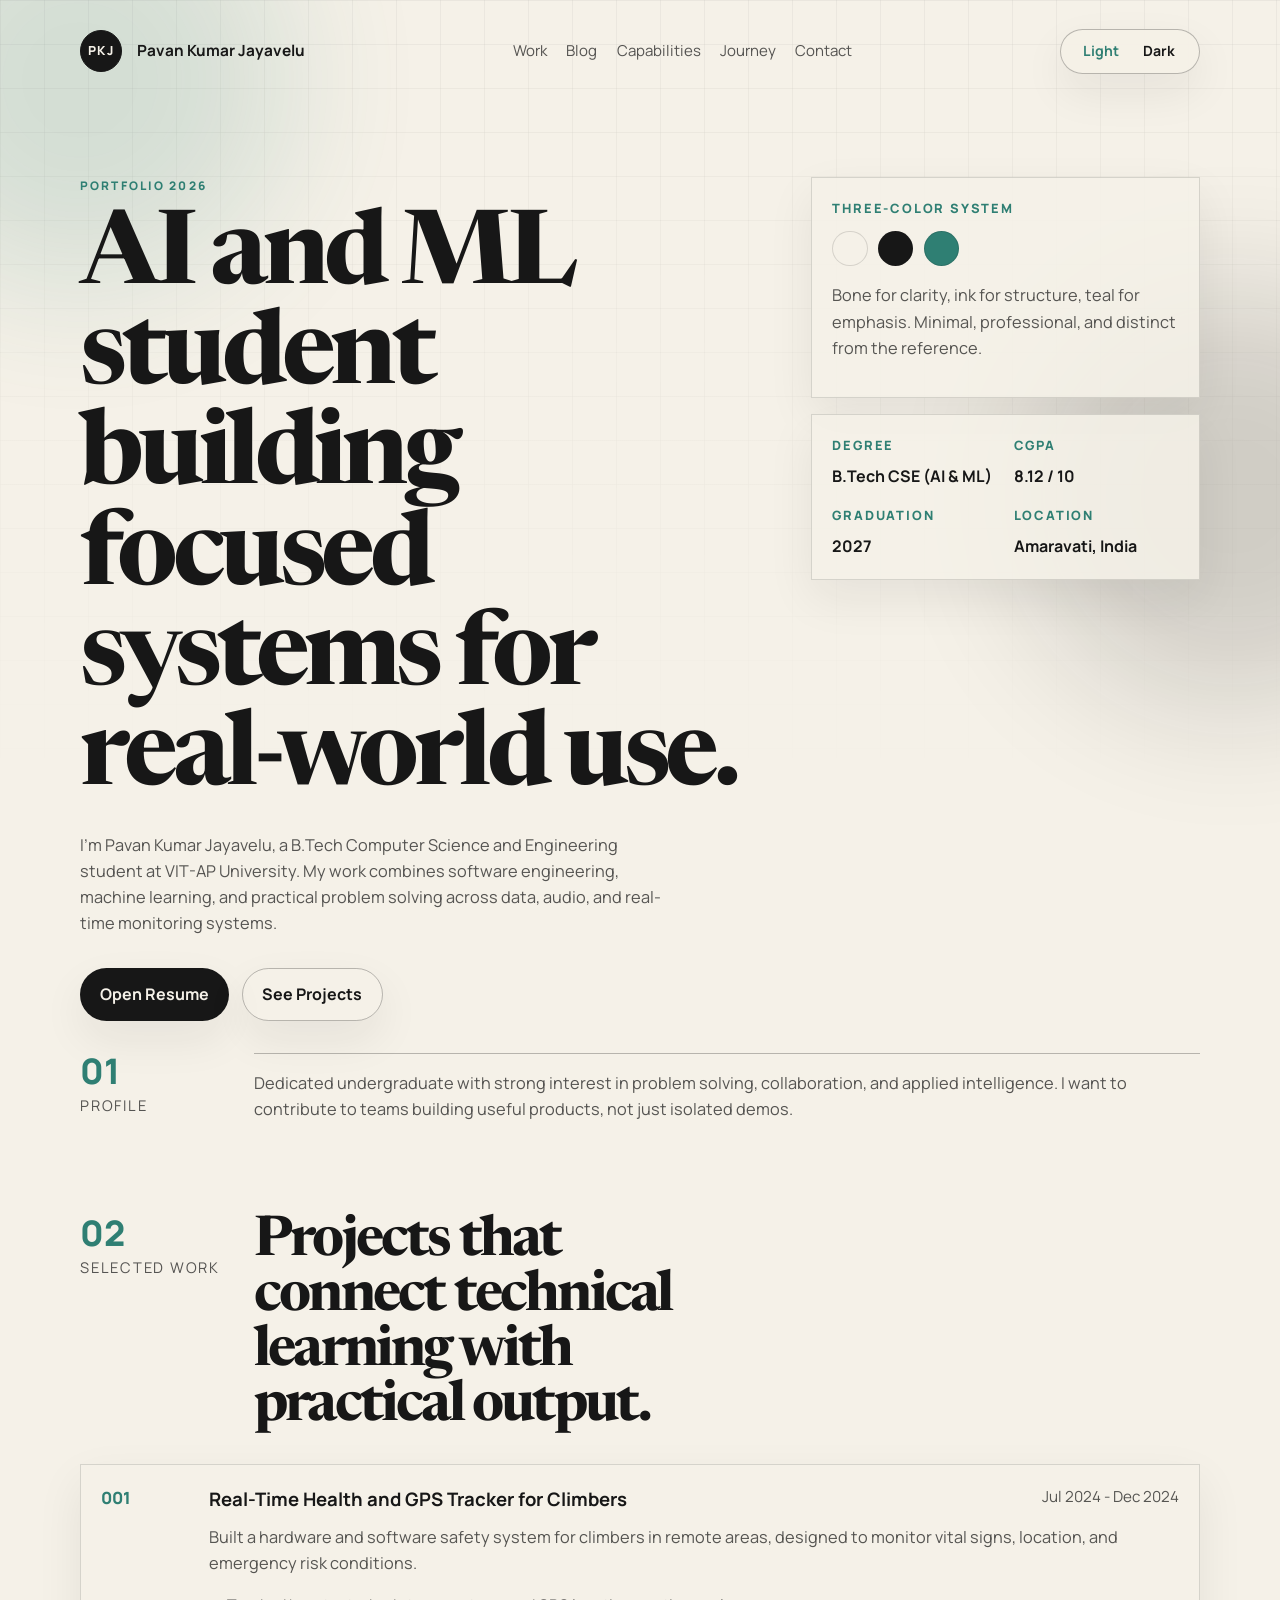
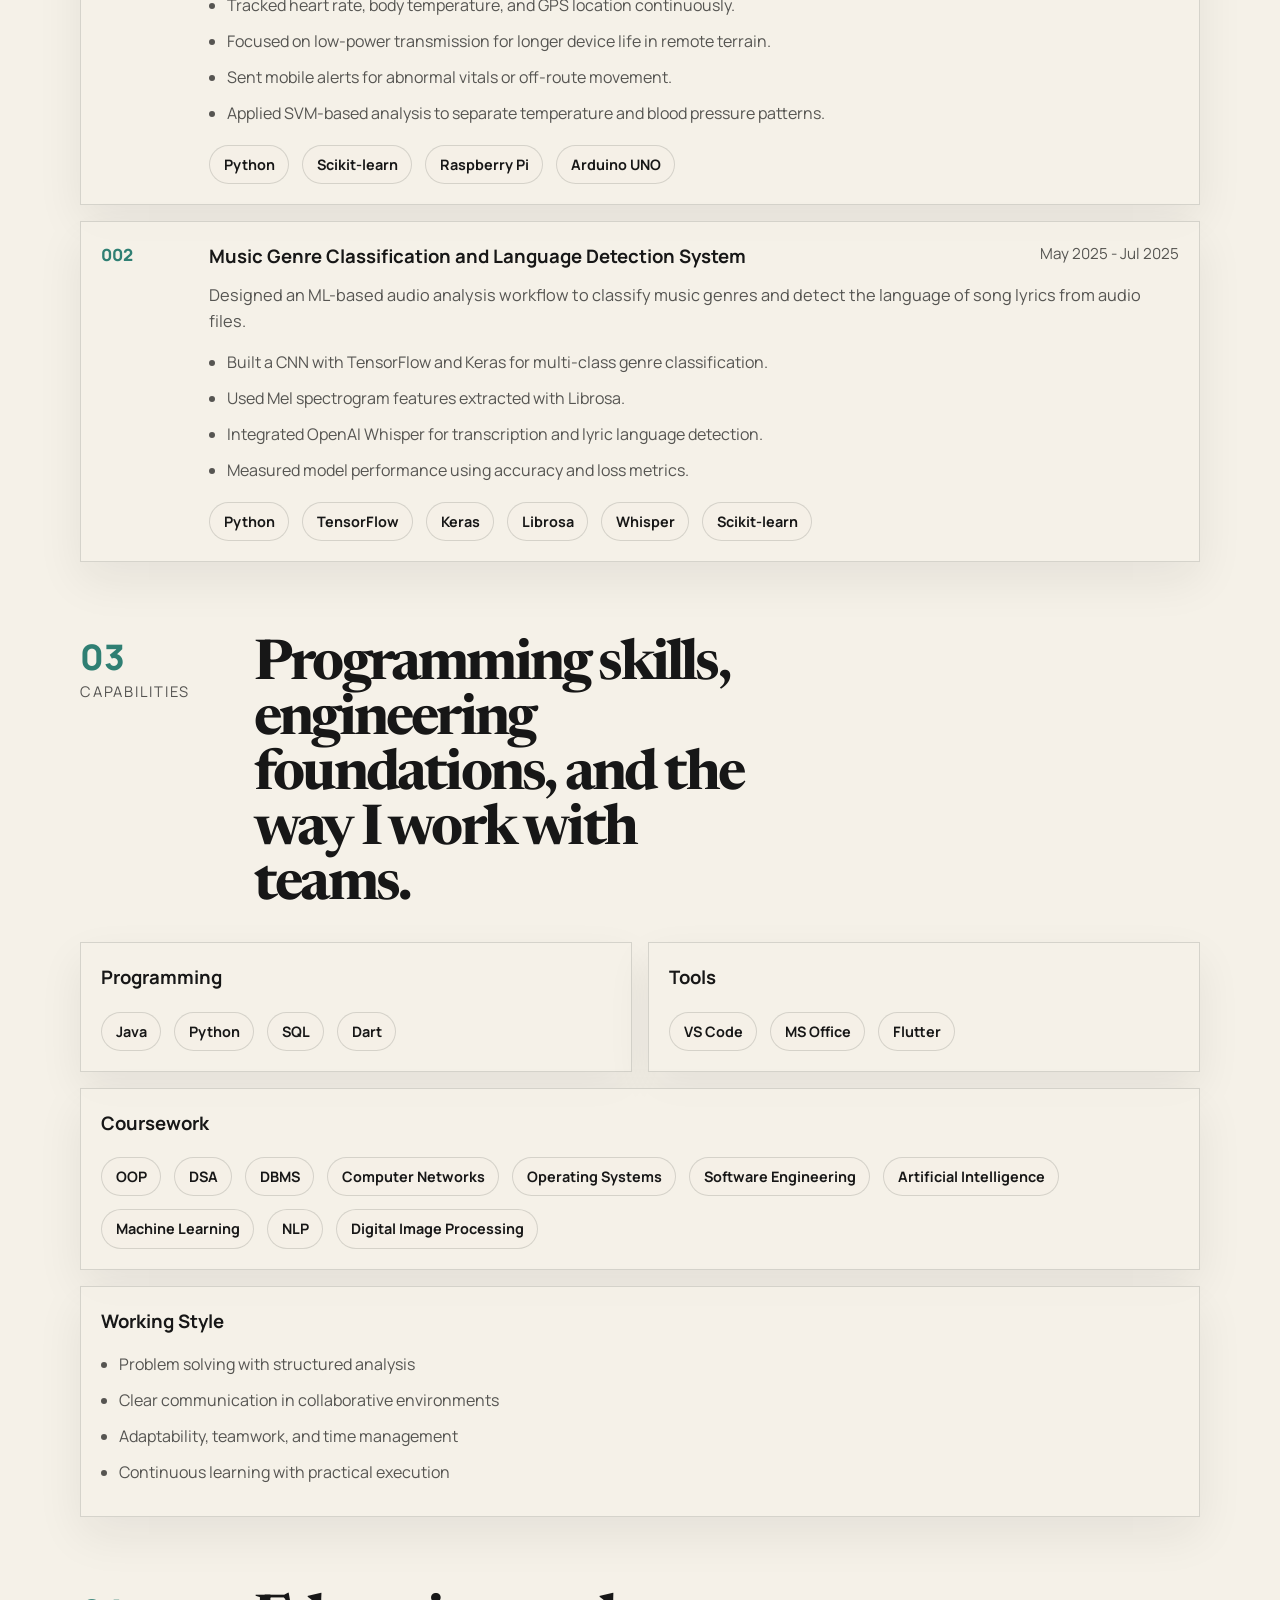
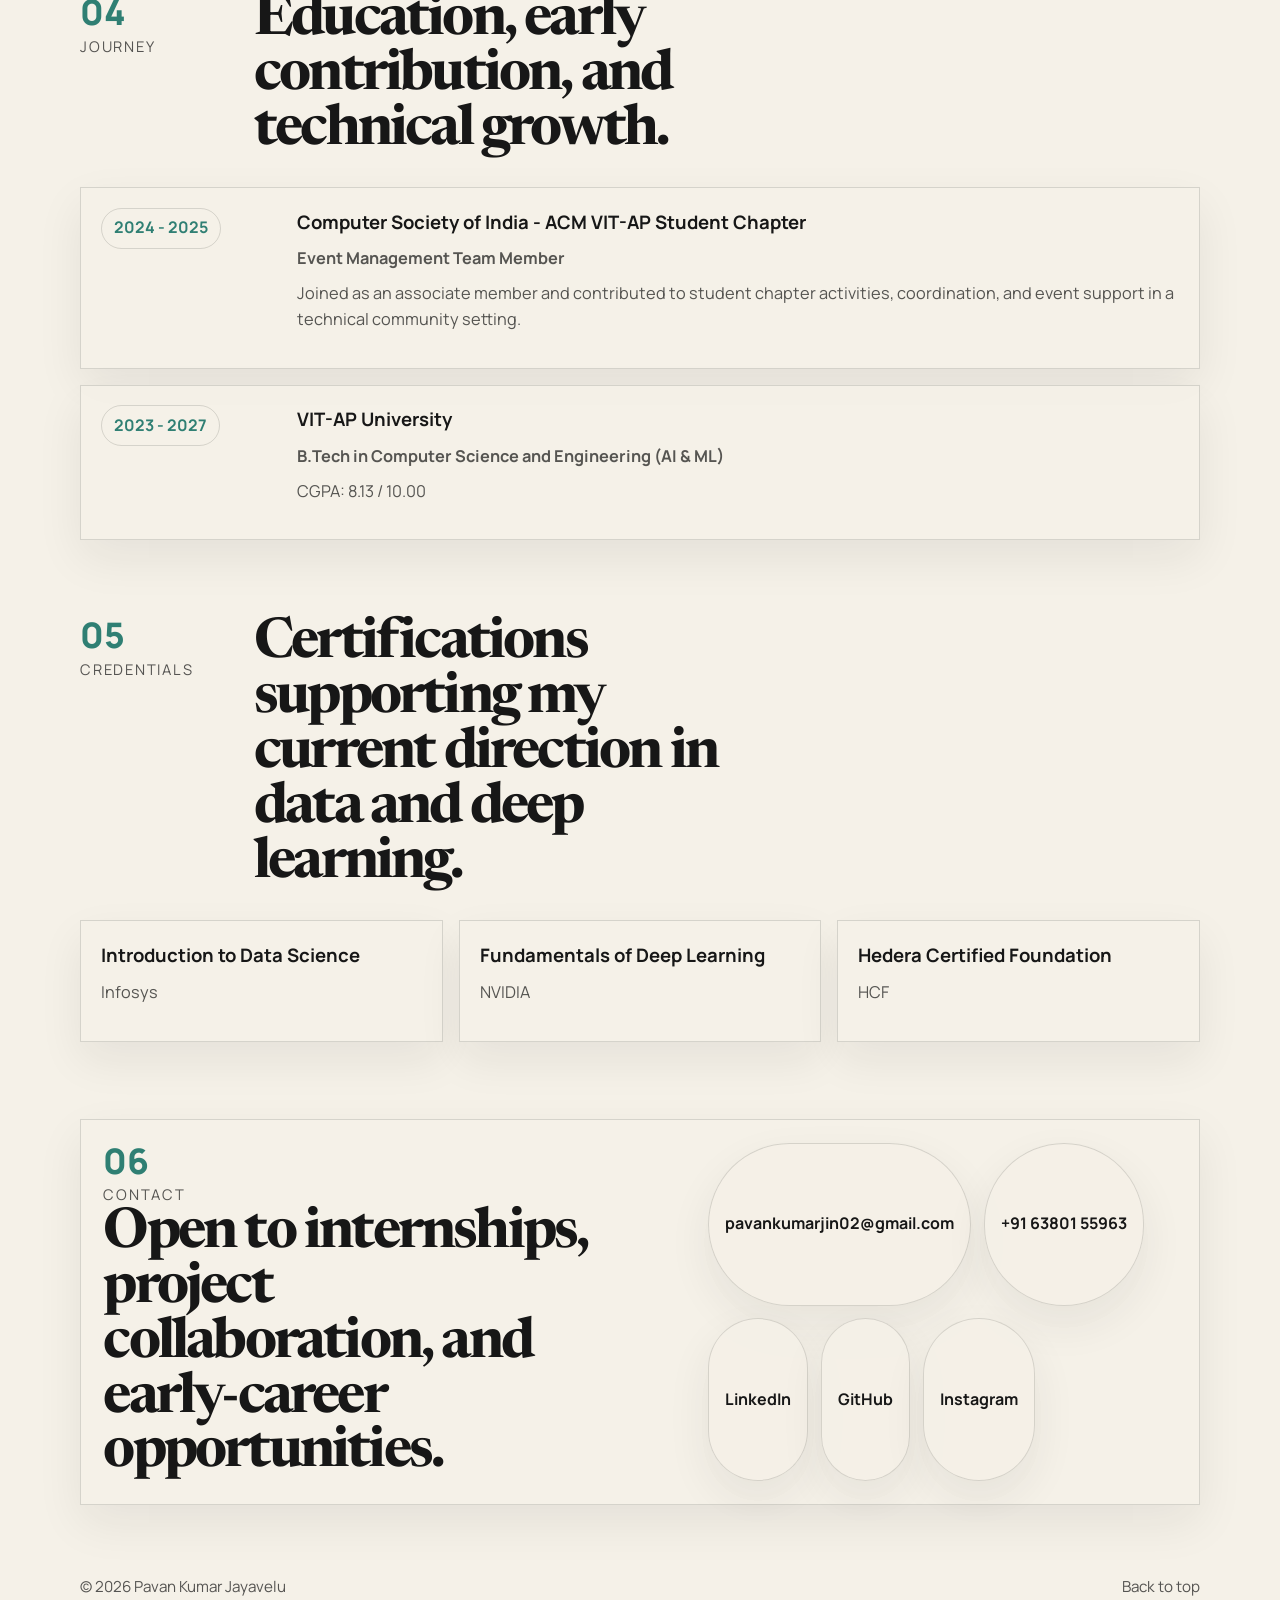
<file: index.html>
<!DOCTYPE html>
<html lang="en">

<head>
  <meta charset="UTF-8" />
  <meta name="viewport" content="width=device-width, initial-scale=1.0" />
  <title>Pavan Kumar Jayavelu | Portfolio</title>
  <meta name="description"
    content="Portfolio of Pavan Kumar Jayavelu, a Computer Science student focused on AI, machine learning, and practical software systems." />
  <meta name="theme-color" content="#f5f1e8" />
  <meta property="og:title" content="Pavan Kumar Jayavelu | Portfolio" />
  <meta property="og:description"
    content="AI and machine learning student building practical systems with a clean engineering mindset." />
  <meta property="og:type" content="website" />
  <meta property="og:image" content="assets/og-card.svg" />
  <link rel="icon" type="image/svg+xml" href="assets/favicon.svg" />
  <link rel="preconnect" href="https://fonts.googleapis.com" />
  <link rel="preconnect" href="https://fonts.gstatic.com" crossorigin />
  <link
    href="https://fonts.googleapis.com/css2?family=Manrope:wght@400;500;600;700;800&family=Newsreader:opsz,wght@6..72,500;6..72,700&display=swap"
    rel="stylesheet" />
  <link rel="stylesheet" href="styles.css" />
</head>

<body>
  <div class="ambient ambient-left"></div>
  <div class="ambient ambient-right"></div>

  <header class="site-header">
    <nav class="nav shell">
      <a class="brand" href="#top" aria-label="Home">
        <span class="brand-mark">PKJ</span>
        <span class="brand-name">Pavan Kumar Jayavelu</span>
      </a>
      <div class="nav-links">
        <a href="#work">Work</a>
        <a href="#blog">Blog</a>
        <a href="#capabilities">Capabilities</a>
        <a href="#journey">Journey</a>
        <a href="#contact">Contact</a>
      </div>
      <button class="theme-toggle" id="theme-toggle" type="button" aria-label="Toggle dark mode">
        <span class="theme-toggle-sun">Light</span>
        <span class="theme-toggle-moon">Dark</span>
      </button>
    </nav>
  </header>

  <main id="top">
    <section class="hero shell section reveal home-view-section">
      <div class="hero-grid">
        <div class="hero-main">
          <p class="eyebrow">Portfolio 2026</p>
          <h1>AI and ML student building focused systems for real-world use.</h1>
          <p class="hero-copy">
            I'm Pavan Kumar Jayavelu, a B.Tech Computer Science and Engineering student at
            VIT-AP University. My work combines software engineering, machine learning, and
            practical problem solving across data, audio, and real-time monitoring systems.
          </p>
          <div class="hero-actions">
            <a class="button button-ink" href="assets/Pavan_Kumar_Jayavelu_Resume.pdf" target="_blank"
              rel="noreferrer">Open Resume</a>
            <a class="button button-outline" href="#work">See Projects</a>
          </div>
        </div>

        <aside class="hero-side">
          <div class="note-card">
            <p class="note-label">Three-color system</p>
            <div class="palette">
              <span class="swatch swatch-bone"></span>
              <span class="swatch swatch-ink"></span>
              <span class="swatch swatch-teal"></span>
            </div>
            <p class="note-copy">
              Bone for clarity, ink for structure, teal for emphasis. Minimal, professional, and
              distinct from the reference.
            </p>
          </div>

          <div class="facts-card">
            <div class="fact">
              <span class="fact-label">Degree</span>
              <strong>B.Tech CSE (AI & ML)</strong>
            </div>
            <div class="fact">
              <span class="fact-label">CGPA</span>
              <strong>8.12 / 10</strong>
            </div>
            <div class="fact">
              <span class="fact-label">Graduation</span>
              <strong>2027</strong>
            </div>
            <div class="fact">
              <span class="fact-label">Location</span>
              <strong>Amaravati, India</strong>
            </div>
          </div>
        </aside>
      </div>
    </section>

    <section class="shell intro-band reveal home-view-section">
      <div class="intro-grid">
        <div class="section-key">
          <span>01</span>
          <p>Profile</p>
        </div>
        <div class="intro-text">
          <p>
            Dedicated undergraduate with strong interest in problem solving, collaboration, and
            applied intelligence. I want to contribute to teams building useful products, not just
            isolated demos.
          </p>
        </div>
      </div>
    </section>

    <section class="shell section reveal home-view-section" id="work">
      <div class="section-head">
        <div class="section-key">
          <span>02</span>
          <p>Selected Work</p>
        </div>
        <h2>Projects that connect technical learning with practical output.</h2>
      </div>

      <div class="project-stack">
        <article class="project-row">
          <div class="project-index">001</div>
          <div class="project-body">
            <div class="project-header">
              <h3>Real-Time Health and GPS Tracker for Climbers</h3>
              <p>Jul 2024 - Dec 2024</p>
            </div>
            <p class="project-summary">
              Built a hardware and software safety system for climbers in remote areas, designed
              to monitor vital signs, location, and emergency risk conditions.
            </p>
            <ul class="project-list">
              <li>Tracked heart rate, body temperature, and GPS location continuously.</li>
              <li>Focused on low-power transmission for longer device life in remote terrain.</li>
              <li>Sent mobile alerts for abnormal vitals or off-route movement.</li>
              <li>Applied SVM-based analysis to separate temperature and blood pressure patterns.</li>
            </ul>
            <div class="tag-row">
              <span>Python</span>
              <span>Scikit-learn</span>
              <span>Raspberry Pi</span>
              <span>Arduino UNO</span>
            </div>
          </div>
        </article>

        <article class="project-row">
          <div class="project-index">002</div>
          <div class="project-body">
            <div class="project-header">
              <h3>Music Genre Classification and Language Detection System</h3>
              <p>May 2025 - Jul 2025</p>
            </div>
            <p class="project-summary">
              Designed an ML-based audio analysis workflow to classify music genres and detect the
              language of song lyrics from audio files.
            </p>
            <ul class="project-list">
              <li>Built a CNN with TensorFlow and Keras for multi-class genre classification.</li>
              <li>Used Mel spectrogram features extracted with Librosa.</li>
              <li>Integrated OpenAI Whisper for transcription and lyric language detection.</li>
              <li>Measured model performance using accuracy and loss metrics.</li>
            </ul>
            <div class="tag-row">
              <span>Python</span>
              <span>TensorFlow</span>
              <span>Keras</span>
              <span>Librosa</span>
              <span>Whisper</span>
              <span>Scikit-learn</span>
            </div>
          </div>
        </article>
      </div>
    </section>

    <section class="page-hero shell section reveal blog-view-section" id="blog" hidden>
      <div class="page-hero-grid">
        <div>
          <p class="page-kicker">Project Blog</p>
          <h1>How I started my projects, how I built them, and what I learned from the process.</h1>
          <p class="page-intro">
            This blog is separate from the portfolio view, but it still lives in the same page.
            Here I can explain each project in a more detailed way, beyond short portfolio points.
          </p>
          <div class="hero-actions">
            <a class="button button-ink" href="#project-blogs">Read Project Blogs</a>
            <a class="button button-outline" href="#work">Back to Portfolio</a>
          </div>
        </div>

        <aside class="blog-aside">
          <h3>Blog Snapshot</h3>
          <div class="blog-meta">
            <div>
              <span>Focus</span>
              <strong>Project stories and build process</strong>
            </div>
            <div>
              <span>Purpose</span>
              <strong>Show the thinking behind each project, not only the result</strong>
            </div>
            <div>
              <span>Format</span>
              <strong>One page inside the site, separate from the portfolio sections</strong>
            </div>
          </div>
        </aside>
      </div>
    </section>

    <section class="shell intro-band reveal blog-view-section" hidden>
      <div class="intro-grid">
        <div class="section-key">
          <span>01</span>
          <p>Start</p>
        </div>
        <div class="intro-text">
          <p>
            I wanted a space where I could explain each project more clearly. A portfolio shows the
            highlights, but a blog helps me talk about the problem, the approach, the technical
            choices, and the lessons from the work.
          </p>
        </div>
      </div>
    </section>

    <section class="shell section reveal blog-view-section" id="project-blogs" hidden>
      <div class="section-head">
        <div class="section-key">
          <span>02</span>
          <p>Project Blogs</p>
        </div>
        <h2>Separate notes for each project, with the idea, process, and what I learned.</h2>
      </div>

      <div class="blog-layout">
        <aside class="blog-sidebar">
          <h3>Inside This Blog</h3>
          <div class="blog-toc">
            <a href="#tracker-project">Health and GPS Tracker</a>
            <a href="#music-project">Music Genre and Language Detection</a>
            <a href="#next-writing">Other project writing</a>
          </div>
          <p>
            This view gives each project its own write-up so visitors can read the full story
            without mixing it into the main portfolio flow.
          </p>
        </aside>

        <div class="blog-entries">
          <article class="blog-entry" id="tracker-project">
            <div class="blog-entry-head">
              <span class="blog-pill">Project 01</span>
              <p>Jul 2024 - Dec 2024</p>
            </div>
            <h3>Real-Time Health and GPS Tracker for Climbers</h3>
            <p class="blog-entry-intro">
              This project started from a practical safety problem. Climbers in remote locations can
              face sudden health risks, route changes, or communication issues, and I wanted to
              build a system that could monitor critical signals and send alerts early.
            </p>
            <ul class="blog-list">
              <li>I combined health tracking and GPS monitoring into one safety-focused workflow.</li>
              <li>I used Raspberry Pi and Arduino UNO to handle sensing, monitoring, and device-level coordination.</li>
              <li>I worked on low-power thinking because remote use is not useful if the device drains quickly.</li>
              <li>I explored SVM-based analysis to better separate and study temperature and blood pressure patterns.</li>
            </ul>
            <p>
              What mattered most in this project was not only collecting data, but making the system
              meaningful in a real environment. That pushed me to think about reliability, alerts,
              and how technical choices connect to user safety.
            </p>
          </article>

          <article class="blog-entry" id="music-project">
            <div class="blog-entry-head">
              <span class="blog-pill">Project 02</span>
              <p>May 2025 - Jul 2025</p>
            </div>
            <h3>Music Genre Classification and Language Detection System</h3>
            <p class="blog-entry-intro">
              I built this project because it let me work at the intersection of machine learning,
              audio analysis, and language understanding. I wanted to create something that did more
              than classify a song, and instead combined genre recognition with lyric language
              detection in one pipeline.
            </p>
            <ul class="blog-list">
              <li>I used Mel spectrogram features with Librosa to convert raw audio into useful model input.</li>
              <li>I built a CNN with TensorFlow and Keras for multi-class genre classification.</li>
              <li>I added OpenAI Whisper to transcribe audio and identify lyric language from the result.</li>
              <li>I used accuracy and loss tracking to evaluate model behavior and guide improvements.</li>
            </ul>
            <p>
              This project helped me better understand how feature extraction, model selection, and
              evaluation connect across an end-to-end ML workflow. It also pushed me to think about
              how different AI tools can be combined into one useful system.
            </p>
          </article>

          <article class="blog-entry blog-entry-muted" id="next-writing">
            <div class="blog-entry-head">
              <span class="blog-pill">More Soon</span>
              <p>Upcoming</p>
            </div>
            <h3>Other Project Writing I Want to Add</h3>
            <ul class="blog-list">
              <li>Detailed case studies with screenshots, architecture notes, and final results.</li>
              <li>What went wrong during development and how I fixed those problems.</li>
              <li>How I chose tools, models, and workflows for different project types.</li>
              <li>Shorter blog posts about lessons from datasets, debugging, and iteration.</li>
            </ul>
            <p>
              I want this page to keep growing into a stronger project journal, not just a static
              summary page. As I build more work, I will add more focused write-ups here.
            </p>
          </article>
        </div>
      </div>
    </section>

    <section class="shell section reveal blog-view-section" hidden>
      <div class="section-head">
        <div class="section-key">
          <span>03</span>
          <p>Learning</p>
        </div>
        <h2>The blog helps me explain not only what I built, but how I think during the work.</h2>
      </div>

      <div class="blog-main">
        <article class="blog-card">
          <h3>What this blog adds</h3>
          <ul class="blog-list">
            <li>More detail than the portfolio cards can show.</li>
            <li>Space to explain technical choices and reasoning.</li>
            <li>A better way to document challenges, progress, and lessons.</li>
            <li>A stronger personal story behind each project.</li>
          </ul>
        </article>

        <article class="blog-card">
          <h3>What I want to improve next</h3>
          <ul class="blog-list">
            <li>Add screenshots, diagrams, and project outcomes.</li>
            <li>Write individual case studies for future projects.</li>
            <li>Include debugging lessons and model evaluation notes.</li>
            <li>Keep this blog updated as my portfolio grows.</li>
          </ul>
        </article>
      </div>
    </section>

    <section class="shell section reveal home-view-section" id="capabilities">
      <div class="section-head">
        <div class="section-key">
          <span>03</span>
          <p>Capabilities</p>
        </div>
        <h2>Programming skills, engineering foundations, and the way I work with teams.</h2>
      </div>

      <div class="capability-grid">
        <article class="cap-card">
          <h3>Programming</h3>
          <div class="tag-row">
            <span>Java</span>
            <span>Python</span>
            <span>SQL</span>
            <span>Dart</span>
          </div>
        </article>

        <article class="cap-card">
          <h3>Tools</h3>
          <div class="tag-row">
            <span>VS Code</span>
            <span>MS Office</span>
            <span>Flutter</span>
          </div>
        </article>

        <article class="cap-card cap-card-wide">
          <h3>Coursework</h3>
          <div class="tag-row">
            <span>OOP</span>
            <span>DSA</span>
            <span>DBMS</span>
            <span>Computer Networks</span>
            <span>Operating Systems</span>
            <span>Software Engineering</span>
            <span>Artificial Intelligence</span>
            <span>Machine Learning</span>
            <span>NLP</span>
            <span>Digital Image Processing</span>
          </div>
        </article>

        <article class="cap-card cap-card-wide">
          <h3>Working Style</h3>
          <ul class="quality-list">
            <li>Problem solving with structured analysis</li>
            <li>Clear communication in collaborative environments</li>
            <li>Adaptability, teamwork, and time management</li>
            <li>Continuous learning with practical execution</li>
          </ul>
        </article>
      </div>
    </section>

    <section class="shell section reveal home-view-section" id="journey">
      <div class="section-head">
        <div class="section-key">
          <span>04</span>
          <p>Journey</p>
        </div>
        <h2>Education, early contribution, and technical growth.</h2>
      </div>

      <div class="timeline">
        <article class="timeline-row">
          <div class="timeline-date">
            <span>2024 - 2025</span>
          </div>
          <div class="timeline-content">
            <h3>Computer Society of India - ACM VIT-AP Student Chapter</h3>
            <p class="timeline-role">Event Management Team Member</p>
            <p>
              Joined as an associate member and contributed to student chapter activities,
              coordination, and event support in a technical community setting.
            </p>
          </div>
        </article>

        <article class="timeline-row">
          <div class="timeline-date">
            <span>2023 - 2027</span>
          </div>
          <div class="timeline-content">
            <h3>VIT-AP University</h3>
            <p class="timeline-role">B.Tech in Computer Science and Engineering (AI & ML)</p>
            <p>CGPA: 8.13 / 10.00</p>
          </div>
        </article>
      </div>
    </section>

    <section class="shell section reveal home-view-section">
      <div class="section-head">
        <div class="section-key">
          <span>05</span>
          <p>Credentials</p>
        </div>
        <h2>Certifications supporting my current direction in data and deep learning.</h2>
      </div>

      <div class="cert-grid">
        <article class="cert-card">
          <h3>Introduction to Data Science</h3>
          <p>Infosys</p>
        </article>
        <article class="cert-card">
          <h3>Fundamentals of Deep Learning</h3>
          <p>NVIDIA</p>
        </article>
        <article class="cert-card">
          <h3>Hedera Certified Foundation</h3>
          <p>HCF</p>
        </article>
      </div>
    </section>

    <section class="shell section reveal home-view-section" id="contact">
      <div class="contact-panel">
        <div class="contact-copy">
          <div class="section-key">
            <span>06</span>
            <p>Contact</p>
          </div>
          <h2>Open to internships, project collaboration, and early-career opportunities.</h2>
        </div>
        <div class="contact-links">
          <a class="contact-link" href="mailto:pavankumarjin02@gmail.com">pavankumarjin02@gmail.com</a>
          <a class="contact-link" href="tel:+916380155963">+91 63801 55963</a>
          <a class="contact-link" href="https://www.linkedin.com/in/pavan-kumar-jayavelu/" target="_blank"
            rel="noreferrer">LinkedIn</a>
          <a class="contact-link" href="https://github.com/PavankumarJ02" target="_blank" rel="noreferrer">GitHub</a>
          <a class="contact-link" href="https://www.instagram.com/pav_ankumarj/" target="_blank"
            rel="noreferrer">Instagram </a>
        </div>
      </div>
    </section>
  </main>

  <footer class="site-footer shell">
    <p>&copy; <span id="year"></span> Pavan Kumar Jayavelu</p>
    <a href="#top">Back to top</a>
  </footer>

  <script src="script.js"></script>
</body>

</html>
</file>
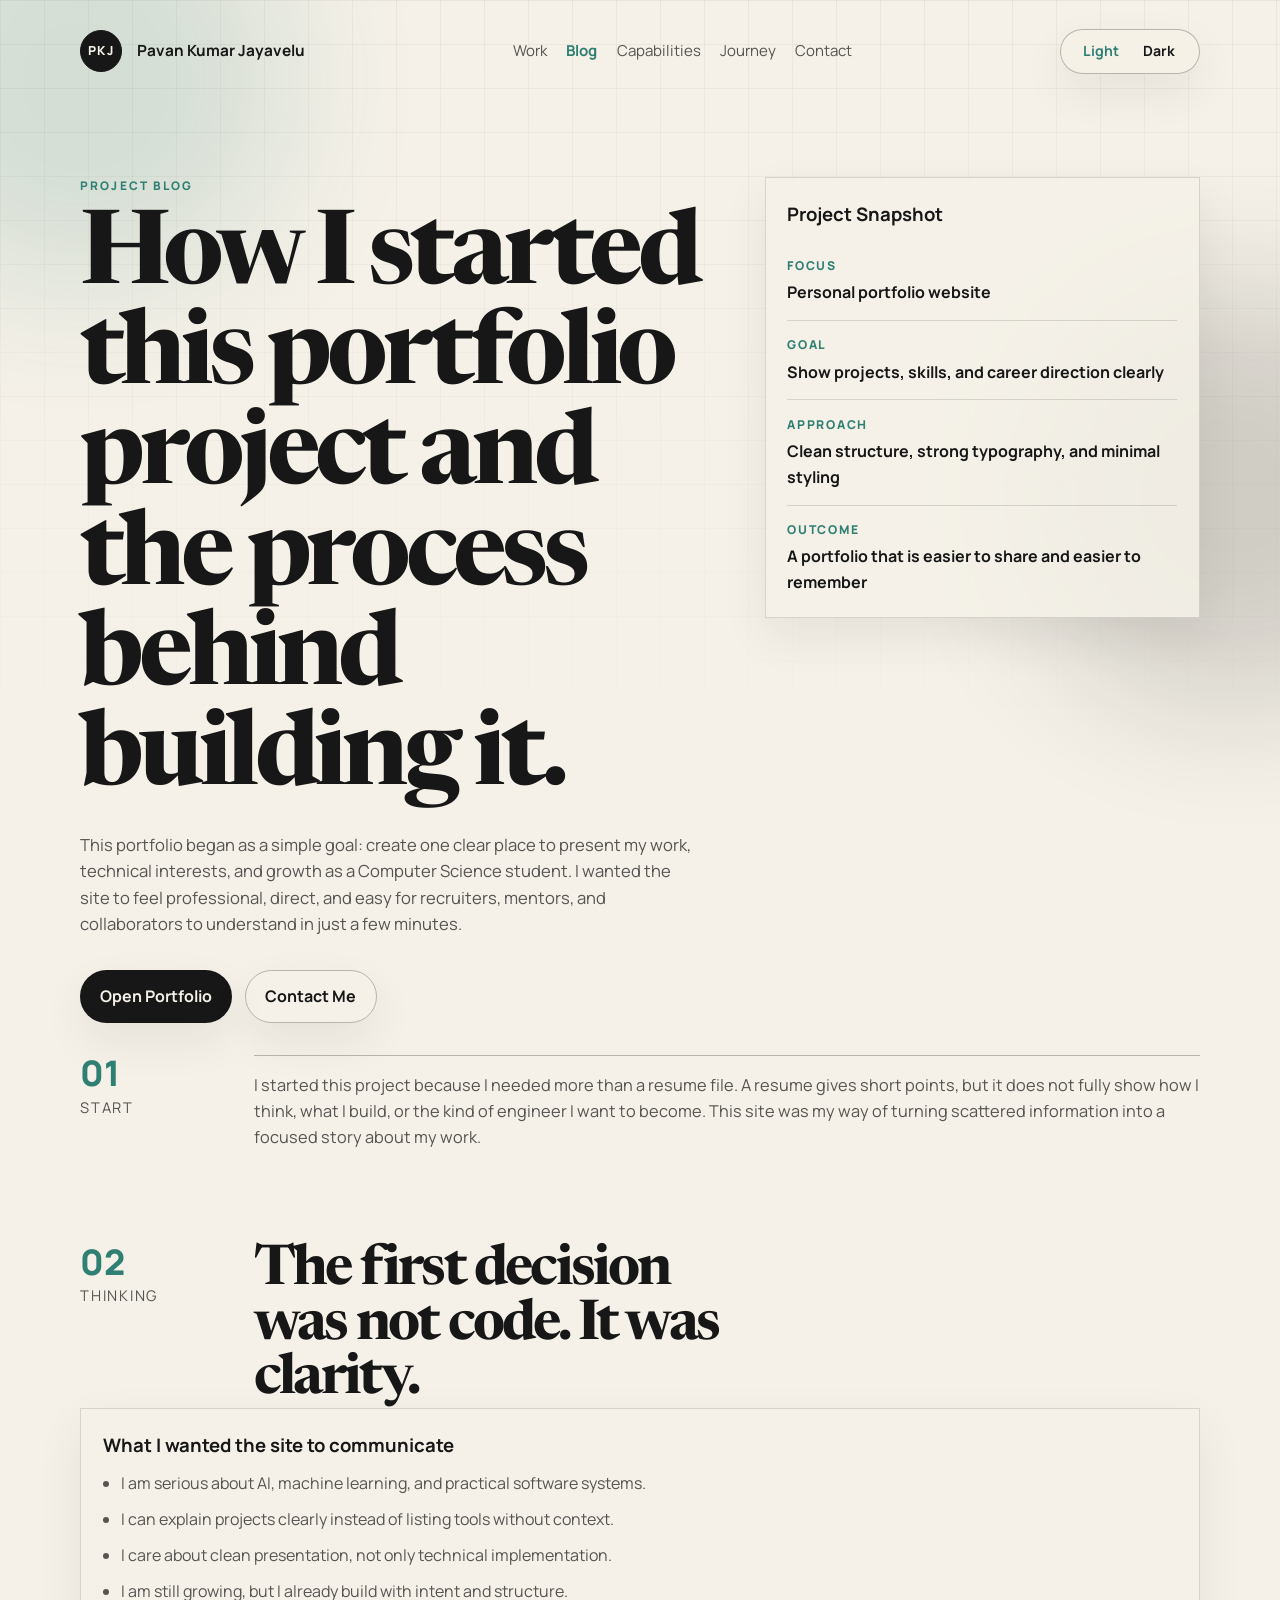
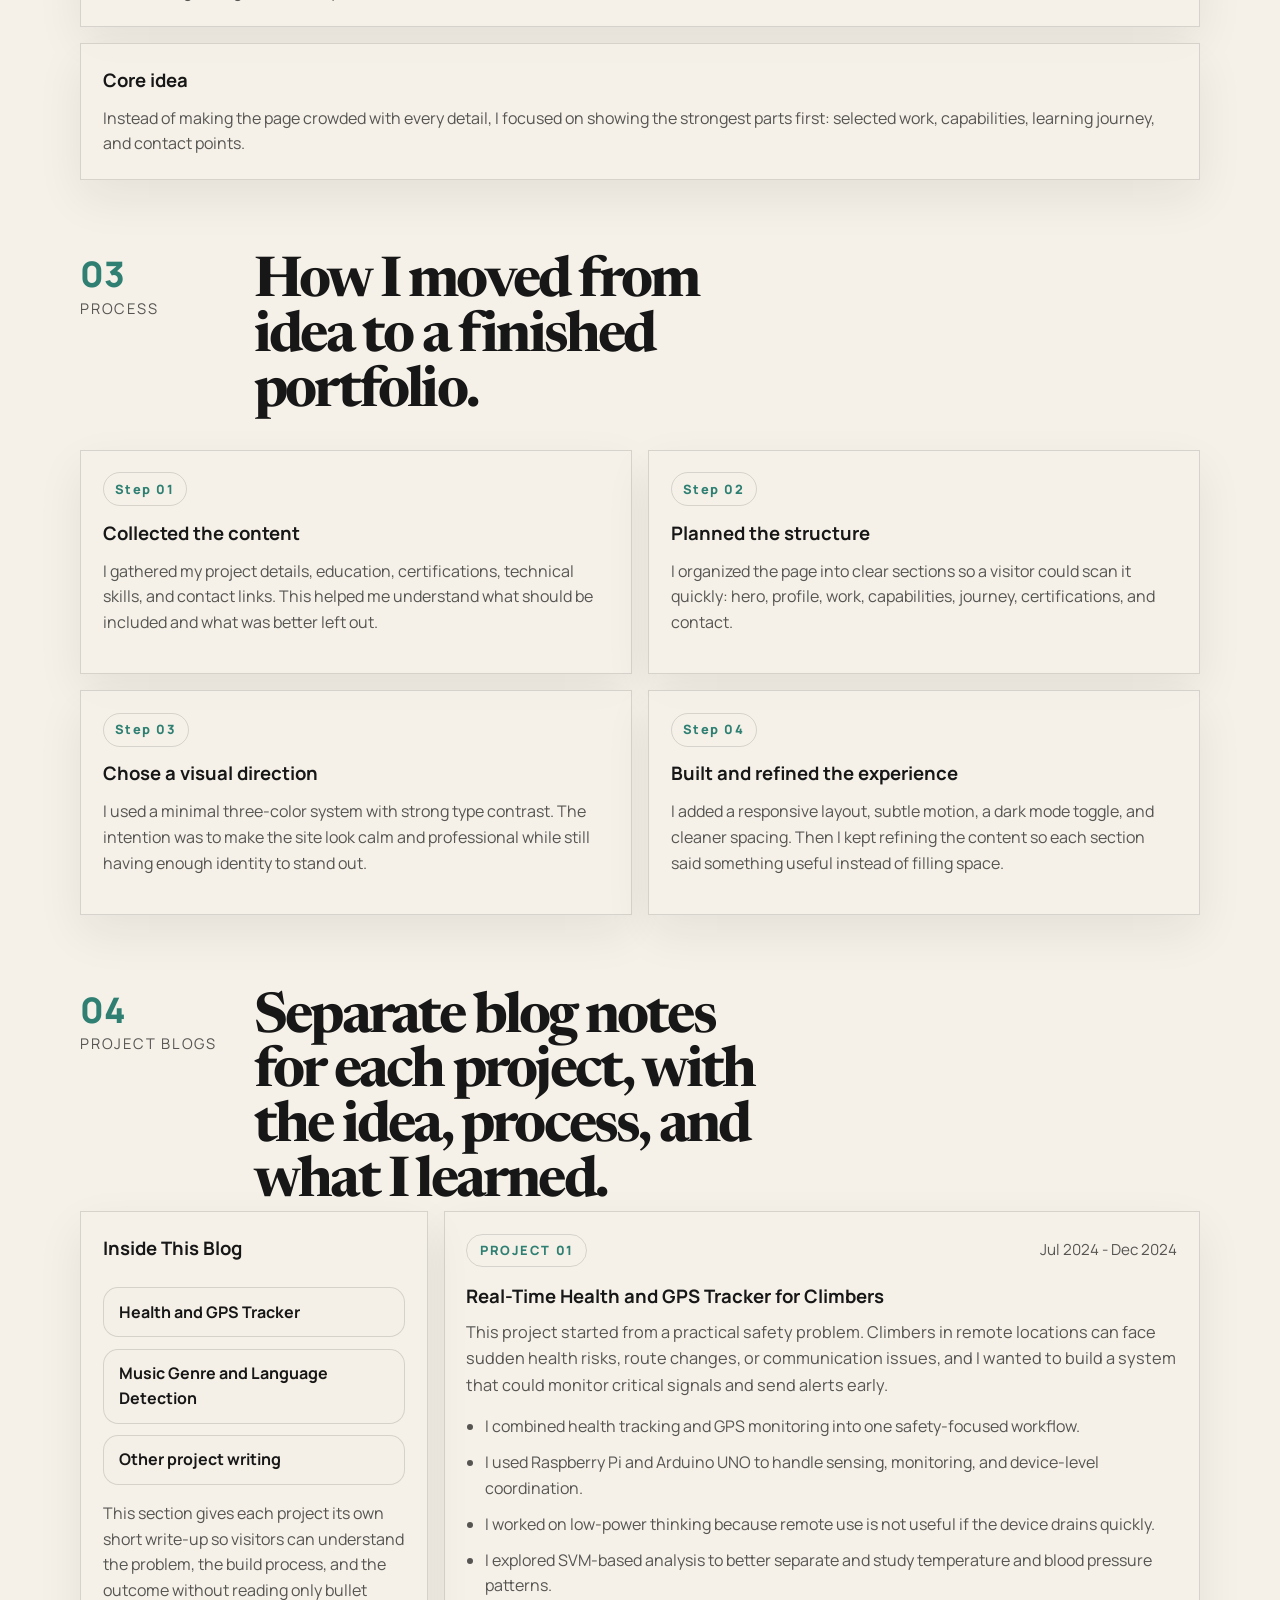
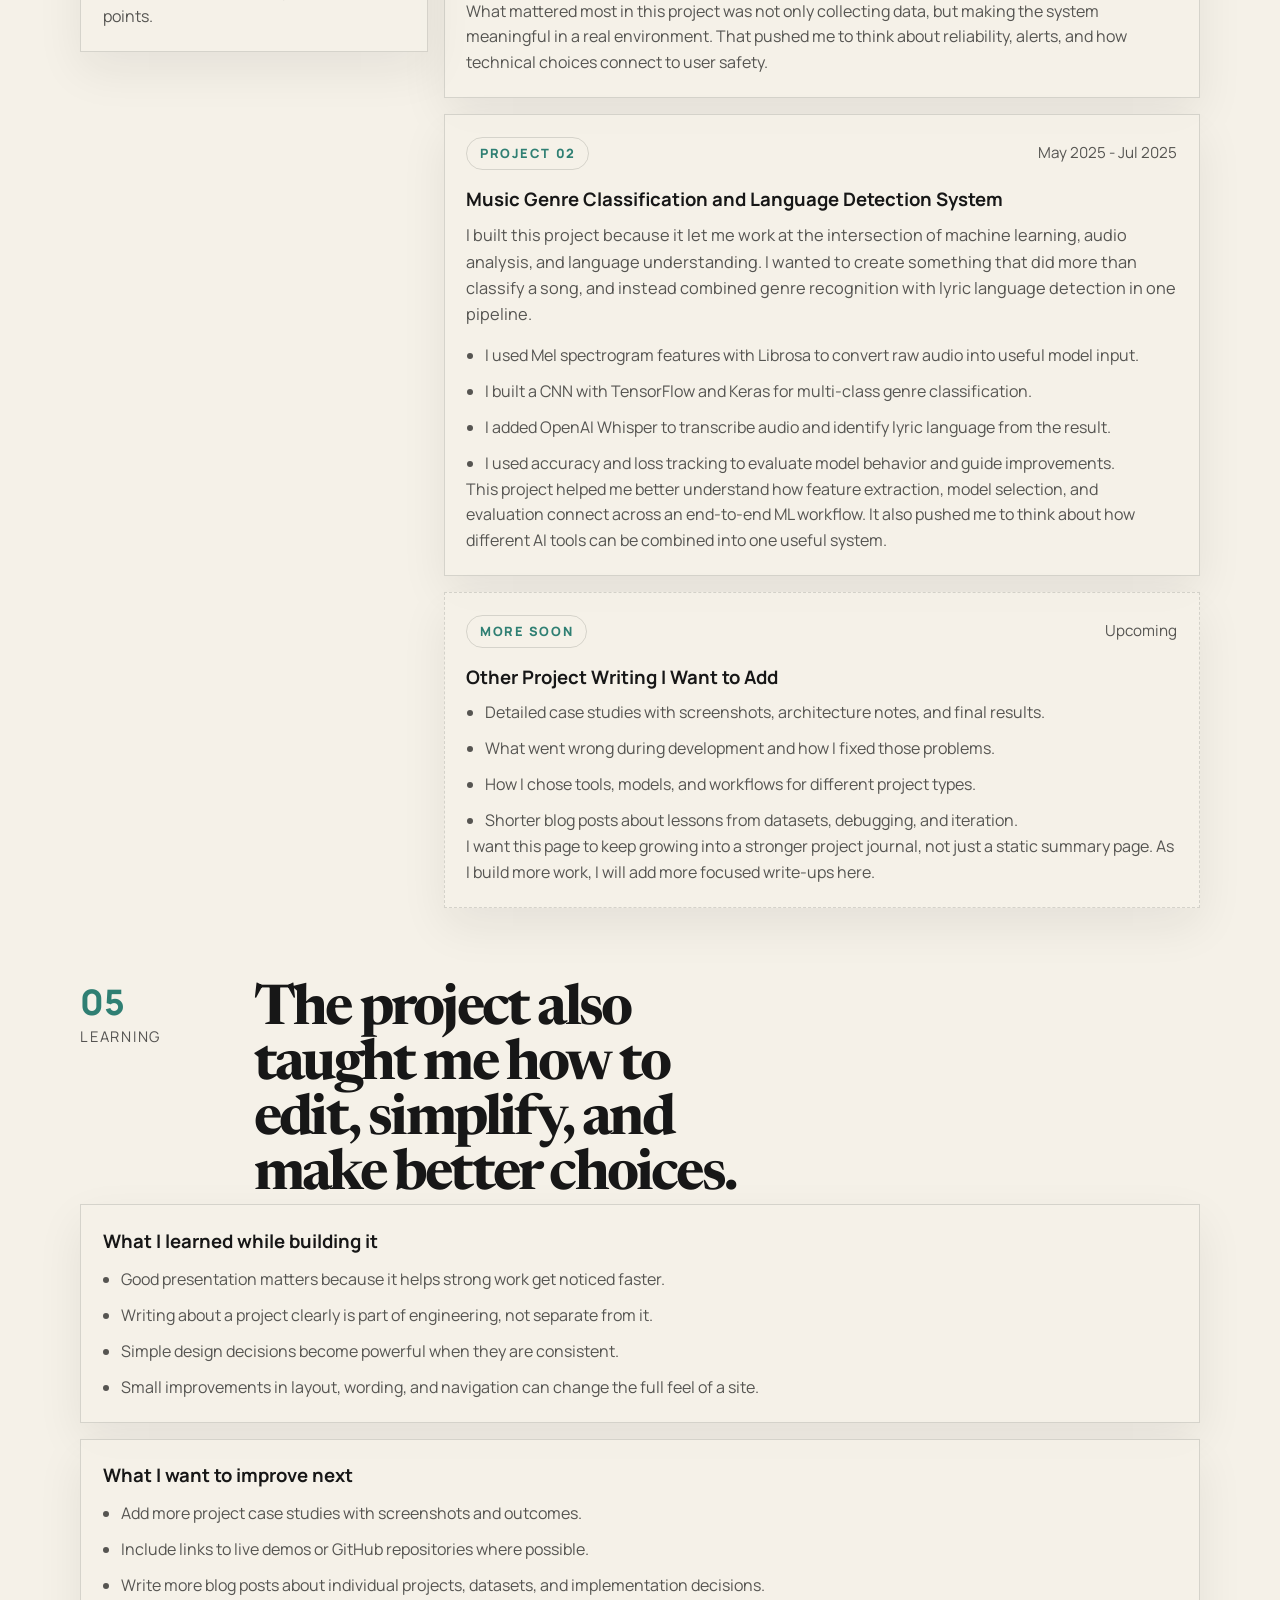
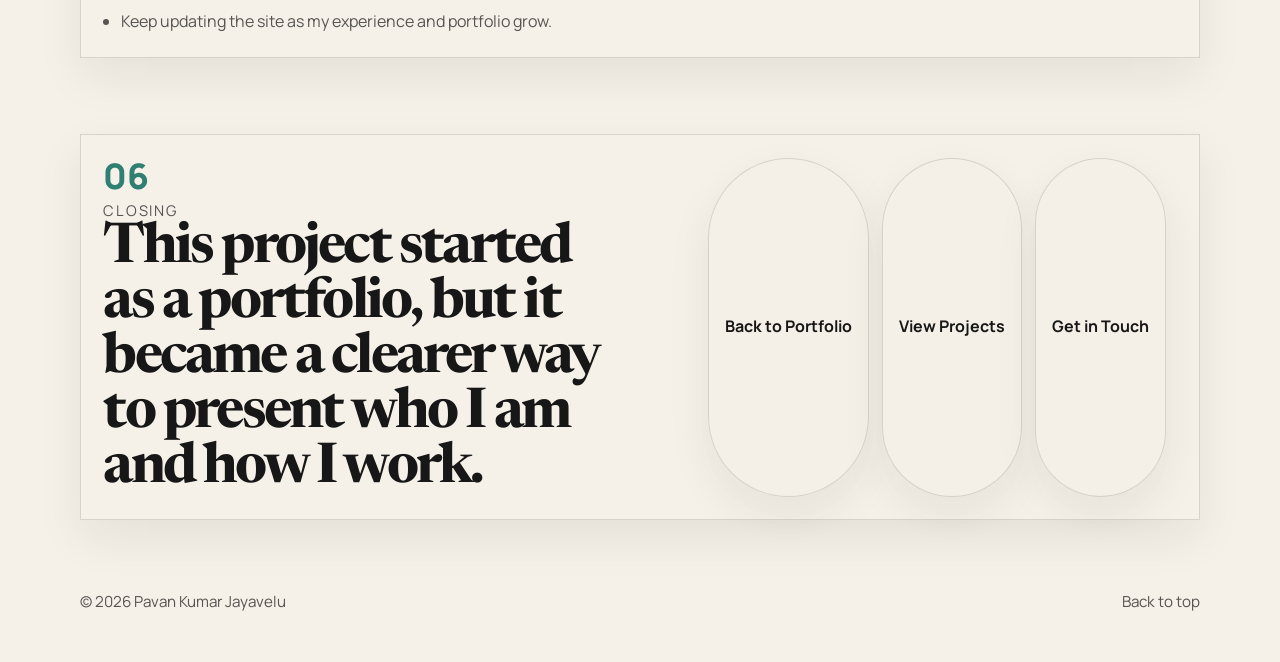
<file: blog.html>
<!DOCTYPE html>
<html lang="en">

<head>
  <meta charset="UTF-8" />
  <meta name="viewport" content="width=device-width, initial-scale=1.0" />
  <title>Project Blog | Pavan Kumar Jayavelu</title>
  <meta name="description"
    content="A short blog by Pavan Kumar Jayavelu about how his portfolio project started, how it was built, and what he learned from the process." />
  <meta name="theme-color" content="#f5f1e8" />
  <meta property="og:title" content="Project Blog | Pavan Kumar Jayavelu" />
  <meta property="og:description"
    content="How the portfolio project started, the design decisions behind it, and the full build process." />
  <meta property="og:type" content="article" />
  <meta property="og:image" content="assets/og-card.svg" />
  <link rel="icon" type="image/svg+xml" href="assets/favicon.svg" />
  <link rel="preconnect" href="https://fonts.googleapis.com" />
  <link rel="preconnect" href="https://fonts.gstatic.com" crossorigin />
  <link
    href="https://fonts.googleapis.com/css2?family=Manrope:wght@400;500;600;700;800&family=Newsreader:opsz,wght@6..72,500;6..72,700&display=swap"
    rel="stylesheet" />
  <link rel="stylesheet" href="styles.css" />
</head>

<body>
  <div class="ambient ambient-left"></div>
  <div class="ambient ambient-right"></div>

  <header class="site-header">
    <nav class="nav shell">
      <a class="brand" href="index.html#top" aria-label="Home">
        <span class="brand-mark">PKJ</span>
        <span class="brand-name">Pavan Kumar Jayavelu</span>
      </a>
      <div class="nav-links">
        <a href="index.html#work">Work</a>
        <a class="nav-link-current" href="blog.html">Blog</a>
        <a href="index.html#capabilities">Capabilities</a>
        <a href="index.html#journey">Journey</a>
        <a href="index.html#contact">Contact</a>
      </div>
      <button class="theme-toggle" id="theme-toggle" type="button" aria-label="Toggle dark mode">
        <span class="theme-toggle-sun">Light</span>
        <span class="theme-toggle-moon">Dark</span>
      </button>
    </nav>
  </header>

  <main id="top">
    <section class="page-hero shell section reveal">
      <div class="page-hero-grid">
        <div>
          <p class="page-kicker">Project Blog</p>
          <h1>How I started this portfolio project and the process behind building it.</h1>
          <p class="page-intro">
            This portfolio began as a simple goal: create one clear place to present my work,
            technical interests, and growth as a Computer Science student. I wanted the site to
            feel professional, direct, and easy for recruiters, mentors, and collaborators to
            understand in just a few minutes.
          </p>
          <div class="hero-actions">
            <a class="button button-ink" href="index.html">Open Portfolio</a>
            <a class="button button-outline" href="index.html#contact">Contact Me</a>
          </div>
        </div>

        <aside class="blog-aside">
          <h3>Project Snapshot</h3>
          <div class="blog-meta">
            <div>
              <span>Focus</span>
              <strong>Personal portfolio website</strong>
            </div>
            <div>
              <span>Goal</span>
              <strong>Show projects, skills, and career direction clearly</strong>
            </div>
            <div>
              <span>Approach</span>
              <strong>Clean structure, strong typography, and minimal styling</strong>
            </div>
            <div>
              <span>Outcome</span>
              <strong>A portfolio that is easier to share and easier to remember</strong>
            </div>
          </div>
        </aside>
      </div>
    </section>

    <section class="shell intro-band reveal">
      <div class="intro-grid">
        <div class="section-key">
          <span>01</span>
          <p>Start</p>
        </div>
        <div class="intro-text">
          <p>
            I started this project because I needed more than a resume file. A resume gives short
            points, but it does not fully show how I think, what I build, or the kind of engineer I
            want to become. This site was my way of turning scattered information into a focused
            story about my work.
          </p>
        </div>
      </div>
    </section>

    <section class="shell section reveal">
      <div class="section-head">
        <div class="section-key">
          <span>02</span>
          <p>Thinking</p>
        </div>
        <h2>The first decision was not code. It was clarity.</h2>
      </div>

      <div class="blog-main">
        <article class="blog-card">
          <h3>What I wanted the site to communicate</h3>
          <ul class="blog-list">
            <li>I am serious about AI, machine learning, and practical software systems.</li>
            <li>I can explain projects clearly instead of listing tools without context.</li>
            <li>I care about clean presentation, not only technical implementation.</li>
            <li>I am still growing, but I already build with intent and structure.</li>
          </ul>
        </article>

        <article class="blog-quote">
          <h3>Core idea</h3>
          <p>
            Instead of making the page crowded with every detail, I focused on showing the strongest
            parts first: selected work, capabilities, learning journey, and contact points.
          </p>
        </article>
      </div>
    </section>

    <section class="shell section reveal">
      <div class="section-head">
        <div class="section-key">
          <span>03</span>
          <p>Process</p>
        </div>
        <h2>How I moved from idea to a finished portfolio.</h2>
      </div>

      <div class="process-grid">
        <article class="blog-card process-step">
          <span>Step 01</span>
          <div>
            <h3>Collected the content</h3>
            <p>
              I gathered my project details, education, certifications, technical skills, and
              contact links. This helped me understand what should be included and what was better
              left out.
            </p>
          </div>
        </article>

        <article class="blog-card process-step">
          <span>Step 02</span>
          <div>
            <h3>Planned the structure</h3>
            <p>
              I organized the page into clear sections so a visitor could scan it quickly: hero,
              profile, work, capabilities, journey, certifications, and contact.
            </p>
          </div>
        </article>

        <article class="blog-card process-step">
          <span>Step 03</span>
          <div>
            <h3>Chose a visual direction</h3>
            <p>
              I used a minimal three-color system with strong type contrast. The intention was to
              make the site look calm and professional while still having enough identity to stand
              out.
            </p>
          </div>
        </article>

        <article class="blog-card process-step">
          <span>Step 04</span>
          <div>
            <h3>Built and refined the experience</h3>
            <p>
              I added a responsive layout, subtle motion, a dark mode toggle, and cleaner spacing.
              Then I kept refining the content so each section said something useful instead of
              filling space.
            </p>
          </div>
        </article>
      </div>
    </section>

    <section class="shell section reveal" id="project-blogs">
      <div class="section-head">
        <div class="section-key">
          <span>04</span>
          <p>Project Blogs</p>
        </div>
        <h2>Separate blog notes for each project, with the idea, process, and what I learned.</h2>
      </div>

      <div class="blog-layout">
        <aside class="blog-sidebar">
          <h3>Inside This Blog</h3>
          <div class="blog-toc">
            <a href="#tracker-project">Health and GPS Tracker</a>
            <a href="#music-project">Music Genre and Language Detection</a>
            <a href="#next-writing">Other project writing</a>
          </div>
          <p>
            This section gives each project its own short write-up so visitors can understand the
            problem, the build process, and the outcome without reading only bullet points.
          </p>
        </aside>

        <div class="blog-entries">
          <article class="blog-entry" id="tracker-project">
            <div class="blog-entry-head">
              <span class="blog-pill">Project 01</span>
              <p>Jul 2024 - Dec 2024</p>
            </div>
            <h3>Real-Time Health and GPS Tracker for Climbers</h3>
            <p class="blog-entry-intro">
              This project started from a practical safety problem. Climbers in remote locations can
              face sudden health risks, route changes, or communication issues, and I wanted to
              build a system that could monitor critical signals and send alerts early.
            </p>
            <ul class="blog-list">
              <li>I combined health tracking and GPS monitoring into one safety-focused workflow.</li>
              <li>I used Raspberry Pi and Arduino UNO to handle sensing, monitoring, and device-level coordination.</li>
              <li>I worked on low-power thinking because remote use is not useful if the device drains quickly.</li>
              <li>I explored SVM-based analysis to better separate and study temperature and blood pressure patterns.</li>
            </ul>
            <p>
              What mattered most in this project was not only collecting data, but making the system
              meaningful in a real environment. That pushed me to think about reliability, alerts,
              and how technical choices connect to user safety.
            </p>
          </article>

          <article class="blog-entry" id="music-project">
            <div class="blog-entry-head">
              <span class="blog-pill">Project 02</span>
              <p>May 2025 - Jul 2025</p>
            </div>
            <h3>Music Genre Classification and Language Detection System</h3>
            <p class="blog-entry-intro">
              I built this project because it let me work at the intersection of machine learning,
              audio analysis, and language understanding. I wanted to create something that did more
              than classify a song, and instead combined genre recognition with lyric language
              detection in one pipeline.
            </p>
            <ul class="blog-list">
              <li>I used Mel spectrogram features with Librosa to convert raw audio into useful model input.</li>
              <li>I built a CNN with TensorFlow and Keras for multi-class genre classification.</li>
              <li>I added OpenAI Whisper to transcribe audio and identify lyric language from the result.</li>
              <li>I used accuracy and loss tracking to evaluate model behavior and guide improvements.</li>
            </ul>
            <p>
              This project helped me better understand how feature extraction, model selection, and
              evaluation connect across an end-to-end ML workflow. It also pushed me to think about
              how different AI tools can be combined into one useful system.
            </p>
          </article>

          <article class="blog-entry blog-entry-muted" id="next-writing">
            <div class="blog-entry-head">
              <span class="blog-pill">More Soon</span>
              <p>Upcoming</p>
            </div>
            <h3>Other Project Writing I Want to Add</h3>
            <ul class="blog-list">
              <li>Detailed case studies with screenshots, architecture notes, and final results.</li>
              <li>What went wrong during development and how I fixed those problems.</li>
              <li>How I chose tools, models, and workflows for different project types.</li>
              <li>Shorter blog posts about lessons from datasets, debugging, and iteration.</li>
            </ul>
            <p>
              I want this page to keep growing into a stronger project journal, not just a static
              summary page. As I build more work, I will add more focused write-ups here.
            </p>
          </article>
        </div>
      </div>
    </section>

    <section class="shell section reveal">
      <div class="section-head">
        <div class="section-key">
          <span>05</span>
          <p>Learning</p>
        </div>
        <h2>The project also taught me how to edit, simplify, and make better choices.</h2>
      </div>

      <div class="blog-main">
        <article class="blog-card">
          <h3>What I learned while building it</h3>
          <ul class="blog-list">
            <li>Good presentation matters because it helps strong work get noticed faster.</li>
            <li>Writing about a project clearly is part of engineering, not separate from it.</li>
            <li>Simple design decisions become powerful when they are consistent.</li>
            <li>Small improvements in layout, wording, and navigation can change the full feel of a site.</li>
          </ul>
        </article>

        <article class="blog-card">
          <h3>What I want to improve next</h3>
          <ul class="blog-list">
            <li>Add more project case studies with screenshots and outcomes.</li>
            <li>Include links to live demos or GitHub repositories where possible.</li>
            <li>Write more blog posts about individual projects, datasets, and implementation decisions.</li>
            <li>Keep updating the site as my experience and portfolio grow.</li>
          </ul>
        </article>
      </div>
    </section>

    <section class="shell section reveal">
      <div class="contact-panel">
        <div class="contact-copy">
          <div class="section-key">
            <span>06</span>
            <p>Closing</p>
          </div>
          <h2>This project started as a portfolio, but it became a clearer way to present who I am and how I work.</h2>
        </div>
        <div class="contact-links">
          <a class="contact-link" href="index.html">Back to Portfolio</a>
          <a class="contact-link" href="index.html#work">View Projects</a>
          <a class="contact-link" href="index.html#contact">Get in Touch</a>
        </div>
      </div>
    </section>
  </main>

  <footer class="site-footer shell">
    <p>&copy; <span id="year"></span> Pavan Kumar Jayavelu</p>
    <a href="#top">Back to top</a>
  </footer>

  <script src="script.js"></script>
</body>

</html>
</file>
<file: styles.css>
:root {
  --bone: #f5f1e8;
  --ink: #171717;
  --teal: #2f7f73;
  --shell: min(1120px, calc(100vw - 2rem));
  --bg: var(--bone);
  --text: var(--ink);
  --line: rgba(23, 23, 23, 0.14);
  --line-strong: rgba(23, 23, 23, 0.28);
  --muted: rgba(23, 23, 23, 0.72);
  --surface: rgba(245, 241, 232, 0.86);
  --surface-strong: rgba(245, 241, 232, 0.96);
  --nav-bg: rgba(245, 241, 232, 0.88);
  --shadow-soft: 0 18px 45px rgba(23, 23, 23, 0.07);
  --shadow-lift: 0 24px 60px rgba(23, 23, 23, 0.12);
}

body[data-theme="dark"] {
  --bg: #111313;
  --text: #f5f1e8;
  --line: rgba(245, 241, 232, 0.14);
  --line-strong: rgba(245, 241, 232, 0.26);
  --muted: rgba(245, 241, 232, 0.72);
  --surface: rgba(22, 24, 24, 0.88);
  --surface-strong: rgba(28, 30, 30, 0.98);
  --nav-bg: rgba(17, 19, 19, 0.88);
  --shadow-soft: 0 18px 45px rgba(0, 0, 0, 0.25);
  --shadow-lift: 0 24px 60px rgba(0, 0, 0, 0.35);
}

* {
  box-sizing: border-box;
}

html {
  scroll-behavior: smooth;
}

body {
  margin: 0;
  min-height: 100vh;
  background: var(--bg);
  color: var(--text);
  font-family: "Manrope", sans-serif;
  line-height: 1.6;
  overflow-x: hidden;
  transition: background-color 240ms ease, color 240ms ease;
}

body::before {
  content: "";
  position: fixed;
  inset: 0;
  background-image:
    linear-gradient(var(--line) 1px, transparent 1px),
    linear-gradient(90deg, var(--line) 1px, transparent 1px);
  background-size: 44px 44px;
  mask-image: linear-gradient(180deg, rgba(0, 0, 0, 0.32), transparent 88%);
  pointer-events: none;
}

a {
  color: inherit;
  text-decoration: none;
  transition: color 180ms ease, background-color 180ms ease, border-color 180ms ease,
    transform 180ms ease, box-shadow 180ms ease;
}

h1,
h2,
h3,
p {
  margin-top: 0;
}

h1,
h2 {
  font-family: "Newsreader", serif;
  letter-spacing: -0.05em;
  line-height: 0.98;
}

h1 {
  max-width: 11ch;
  margin-bottom: 1.3rem;
  font-size: clamp(3.2rem, 8vw, 6.4rem);
}

h2 {
  max-width: 14ch;
  margin-bottom: 0;
  font-size: clamp(2rem, 5vw, 3.5rem);
}

h3 {
  margin-bottom: 0.5rem;
  font-size: 1.16rem;
}

.shell {
  width: var(--shell);
  margin: 0 auto;
}

.ambient {
  position: fixed;
  width: 26rem;
  height: 26rem;
  border-radius: 999px;
  filter: blur(72px);
  opacity: 0.16;
  pointer-events: none;
  z-index: 0;
  animation: drift 16s ease-in-out infinite;
}

.ambient-left {
  top: -8rem;
  left: -8rem;
  background: var(--teal);
}

.ambient-right {
  right: -10rem;
  top: 18rem;
  background: var(--text);
  animation-delay: -8s;
}

.site-header,
main,
.site-footer {
  position: relative;
  z-index: 1;
}

.site-header {
  position: sticky;
  top: 0;
  padding-top: 0.8rem;
  z-index: 10;
}

.nav {
  display: flex;
  align-items: center;
  justify-content: space-between;
  gap: 1rem;
  padding: 1rem 0;
  border-bottom: 1px solid transparent;
  transition: border-color 180ms ease, backdrop-filter 180ms ease, background-color 180ms ease;
}

.nav.is-scrolled {
  background: var(--nav-bg);
  backdrop-filter: blur(14px);
  border-color: var(--line);
}

.brand {
  display: inline-flex;
  align-items: center;
  gap: 0.9rem;
  min-width: 0;
}

.brand-mark {
  display: inline-flex;
  align-items: center;
  justify-content: center;
  width: 2.65rem;
  height: 2.65rem;
  border: 1px solid var(--text);
  border-radius: 999px;
  background: var(--text);
  color: var(--bg);
  font-size: 0.78rem;
  font-weight: 800;
  letter-spacing: 0.12em;
  transition: background-color 240ms ease, color 240ms ease, border-color 240ms ease;
}

.brand-name {
  font-size: 0.96rem;
  font-weight: 700;
  white-space: nowrap;
}

.nav-links {
  display: flex;
  flex-wrap: wrap;
  gap: 1.2rem;
  color: var(--muted);
  font-size: 0.94rem;
}

.nav-links a:hover,
.nav-links a:focus-visible,
.site-footer a:hover,
.site-footer a:focus-visible {
  color: var(--teal);
}

.theme-toggle {
  display: inline-flex;
  align-items: center;
  gap: 0.5rem;
  min-height: 2.8rem;
  padding: 0.5rem 0.95rem;
  border: 1px solid var(--line-strong);
  border-radius: 999px;
  background: var(--surface-strong);
  color: var(--text);
  font: inherit;
  font-size: 0.88rem;
  font-weight: 700;
  cursor: pointer;
  box-shadow: var(--shadow-soft);
}

.theme-toggle:hover,
.theme-toggle:focus-visible {
  transform: translateY(-1px);
}

.theme-toggle-sun,
.theme-toggle-moon {
  display: inline-flex;
  align-items: center;
  justify-content: center;
  min-width: 3.1rem;
}

body[data-theme="light"] .theme-toggle-sun,
body:not([data-theme="dark"]) .theme-toggle-sun {
  color: var(--teal);
}

body[data-theme="dark"] .theme-toggle-moon {
  color: var(--teal);
}

.section {
  padding: 4.8rem 0 0;
}

.hero {
  padding-top: 5.4rem;
}

.hero-grid {
  display: grid;
  grid-template-columns: minmax(0, 1.35fr) minmax(280px, 0.75fr);
  gap: 2rem;
  align-items: start;
}

.eyebrow {
  margin: 0 0 0.8rem;
  color: var(--teal);
  text-transform: uppercase;
  letter-spacing: 0.18em;
  font-size: 0.74rem;
  font-weight: 800;
}

.hero-copy,
.project-summary,
.timeline-content p,
.note-copy,
.intro-text p,
.cert-card p {
  color: var(--muted);
  font-size: 1.02rem;
}

.hero-copy {
  max-width: 60ch;
}

.hero-actions,
.tag-row,
.contact-links {
  display: flex;
  flex-wrap: wrap;
  gap: 0.8rem;
}

.hero-actions {
  margin-top: 2rem;
}

.button {
  display: inline-flex;
  align-items: center;
  justify-content: center;
  min-height: 3rem;
  padding: 0.8rem 1.2rem;
  border-radius: 999px;
  border: 1px solid var(--line-strong);
  font-weight: 700;
  box-shadow: var(--shadow-soft);
}

.button:hover,
.button:focus-visible {
  transform: translateY(-2px);
  box-shadow: var(--shadow-lift);
}

.button-ink {
  background: var(--text);
  color: var(--bg);
}

.button-outline {
  background: transparent;
}

.hero-side {
  display: grid;
  gap: 1rem;
}

.note-card,
.facts-card,
.project-row,
.cap-card,
.timeline-row,
.cert-card,
.contact-panel {
  border: 1px solid var(--line);
  background: var(--surface);
  box-shadow: var(--shadow-soft);
  transition: transform 220ms ease, box-shadow 220ms ease, background-color 240ms ease,
    border-color 240ms ease;
}

.note-card:hover,
.facts-card:hover,
.project-row:hover,
.cap-card:hover,
.timeline-row:hover,
.cert-card:hover,
.contact-panel:hover {
  transform: translateY(-3px);
  box-shadow: var(--shadow-lift);
}

.note-card,
.facts-card,
.cap-card,
.cert-card {
  padding: 1.25rem;
}

.note-label,
.fact-label,
.timeline-role {
  color: var(--teal);
}

.note-label,
.fact-label {
  display: block;
  margin-bottom: 0.5rem;
  font-size: 0.8rem;
  font-weight: 800;
  text-transform: uppercase;
  letter-spacing: 0.14em;
}

.palette {
  display: flex;
  gap: 0.65rem;
  margin: 0.8rem 0 1rem;
}

.swatch {
  width: 2.2rem;
  height: 2.2rem;
  border-radius: 999px;
  border: 1px solid var(--line);
}

.swatch-bone {
  background: var(--bone);
}

.swatch-ink {
  background: var(--ink);
}

.swatch-teal {
  background: var(--teal);
}

body[data-theme="dark"] .swatch-bone {
  background: #d8d1c2;
}

.facts-card {
  display: grid;
  grid-template-columns: repeat(2, minmax(0, 1fr));
  gap: 1rem;
}

.fact strong {
  display: block;
  font-size: 1rem;
}

.intro-band {
  padding-top: 2rem;
}

.intro-grid,
.section-head {
  display: grid;
  grid-template-columns: 150px minmax(0, 1fr);
  gap: 1.5rem;
  align-items: start;
}

.section-key {
  display: grid;
  gap: 0.35rem;
}

.section-key span {
  color: var(--teal);
  font-size: 2.2rem;
  font-weight: 800;
  line-height: 1;
}

.section-key p {
  margin-bottom: 0;
  color: var(--muted);
  font-size: 0.92rem;
  text-transform: uppercase;
  letter-spacing: 0.12em;
}

.intro-text {
  border-top: 1px solid var(--line-strong);
  padding-top: 1rem;
}

.project-stack,
.timeline {
  margin-top: 1.8rem;
}

.project-row {
  display: grid;
  grid-template-columns: 92px minmax(0, 1fr);
  gap: 1rem;
  padding: 1.25rem;
}

.project-row + .project-row,
.timeline-row + .timeline-row {
  margin-top: 1rem;
}

.project-index {
  font-size: 1.05rem;
  font-weight: 800;
  color: var(--teal);
}

.project-header {
  display: flex;
  justify-content: space-between;
  gap: 1rem;
  align-items: start;
}

.project-header p {
  color: var(--muted);
  white-space: nowrap;
  font-size: 0.95rem;
}

.project-list,
.quality-list {
  margin: 1rem 0 0;
  padding-left: 1.15rem;
  color: var(--muted);
}

.project-list li,
.quality-list li {
  margin-bottom: 0.65rem;
}

.tag-row {
  margin-top: 1.15rem;
}

.tag-row span {
  display: inline-flex;
  align-items: center;
  min-height: 2.2rem;
  padding: 0.45rem 0.85rem;
  border: 1px solid var(--line);
  border-radius: 999px;
  background: var(--surface-strong);
  font-size: 0.9rem;
  font-weight: 700;
  transition: transform 180ms ease, background-color 240ms ease, border-color 240ms ease;
}

.tag-row span:hover {
  transform: translateY(-1px);
}

.capability-grid {
  display: grid;
  grid-template-columns: repeat(2, minmax(0, 1fr));
  gap: 1rem;
  margin-top: 1.8rem;
}

.cap-card-wide {
  grid-column: span 2;
}

.timeline-row {
  display: grid;
  grid-template-columns: 180px minmax(0, 1fr);
  gap: 1rem;
  padding: 1.2rem 1.25rem;
}

.timeline-date span {
  display: inline-flex;
  padding: 0.42rem 0.75rem;
  border: 1px solid var(--line);
  border-radius: 999px;
  font-weight: 700;
  color: var(--teal);
}

.timeline-role {
  margin-bottom: 0.55rem;
  font-weight: 700;
}

.cert-grid {
  display: grid;
  grid-template-columns: repeat(3, minmax(0, 1fr));
  gap: 1rem;
  margin-top: 1.8rem;
}

.contact-panel {
  display: grid;
  grid-template-columns: minmax(0, 1.1fr) minmax(280px, 0.9fr);
  gap: 2rem;
  padding: 1.4rem;
  margin-bottom: 1rem;
}

.page-hero {
  padding-top: 5.4rem;
}

.page-hero-grid {
  display: grid;
  grid-template-columns: minmax(0, 1.2fr) minmax(280px, 0.8fr);
  gap: 2rem;
  align-items: start;
}

.page-kicker {
  margin: 0 0 0.8rem;
  color: var(--teal);
  text-transform: uppercase;
  letter-spacing: 0.18em;
  font-size: 0.74rem;
  font-weight: 800;
}

.page-intro {
  max-width: 62ch;
  color: var(--muted);
  font-size: 1.04rem;
}

.blog-main {
  display: grid;
  gap: 1rem;
}

.blog-layout {
  display: grid;
  grid-template-columns: minmax(240px, 0.46fr) minmax(0, 1fr);
  gap: 1rem;
  align-items: start;
}

.blog-card,
.blog-quote,
.blog-aside {
  border: 1px solid var(--line);
  background: var(--surface);
  box-shadow: var(--shadow-soft);
  transition: transform 220ms ease, box-shadow 220ms ease, background-color 240ms ease,
    border-color 240ms ease;
}

.blog-card:hover,
.blog-quote:hover,
.blog-aside:hover {
  transform: translateY(-3px);
  box-shadow: var(--shadow-lift);
}

.blog-card,
.blog-quote,
.blog-aside {
  padding: 1.35rem;
}

.blog-card h3,
.blog-quote h3,
.blog-aside h3 {
  margin-bottom: 0.65rem;
}

.blog-card p,
.blog-quote p,
.blog-aside p {
  color: var(--muted);
}

.blog-list {
  margin: 0;
  padding-left: 1.15rem;
  color: var(--muted);
}

.blog-list li + li {
  margin-top: 0.65rem;
}

.blog-sidebar,
.blog-entry {
  border: 1px solid var(--line);
  background: var(--surface);
  box-shadow: var(--shadow-soft);
  transition: transform 220ms ease, box-shadow 220ms ease, background-color 240ms ease,
    border-color 240ms ease;
}

.blog-sidebar:hover,
.blog-entry:hover {
  transform: translateY(-3px);
  box-shadow: var(--shadow-lift);
}

.blog-sidebar {
  position: sticky;
  top: 6.25rem;
  display: grid;
  gap: 1rem;
  padding: 1.35rem;
}

.blog-sidebar p {
  margin-bottom: 0;
  color: var(--muted);
}

.blog-toc {
  display: grid;
  gap: 0.7rem;
}

.blog-toc a {
  display: inline-flex;
  align-items: center;
  min-height: 2.8rem;
  padding: 0.7rem 0.95rem;
  border: 1px solid var(--line);
  border-radius: 0.95rem;
  background: var(--surface-strong);
  font-weight: 700;
}

.blog-toc a:hover,
.blog-toc a:focus-visible {
  color: var(--bone);
  background: var(--teal);
  border-color: var(--teal);
}

.blog-entries {
  display: grid;
  gap: 1rem;
}

.blog-entry {
  padding: 1.35rem;
}

.blog-entry-head {
  display: flex;
  justify-content: space-between;
  gap: 1rem;
  align-items: center;
  margin-bottom: 0.9rem;
}

.blog-entry-head p {
  margin-bottom: 0;
  color: var(--muted);
  font-size: 0.95rem;
  white-space: nowrap;
}

.blog-pill {
  display: inline-flex;
  align-items: center;
  min-height: 2rem;
  padding: 0.35rem 0.8rem;
  border: 1px solid var(--line);
  border-radius: 999px;
  color: var(--teal);
  font-size: 0.8rem;
  font-weight: 800;
  letter-spacing: 0.12em;
  text-transform: uppercase;
}

.blog-entry-intro {
  color: var(--muted);
  font-size: 1.02rem;
}

.blog-entry-muted {
  border-style: dashed;
}

.blog-entry > p:last-child {
  margin-bottom: 0;
  color: var(--muted);
}

.process-grid {
  display: grid;
  grid-template-columns: repeat(2, minmax(0, 1fr));
  gap: 1rem;
  margin-top: 1.8rem;
}

.process-step {
  display: grid;
  gap: 0.8rem;
}

.process-step span {
  display: inline-flex;
  align-items: center;
  width: fit-content;
  min-height: 2rem;
  padding: 0.35rem 0.7rem;
  border: 1px solid var(--line);
  border-radius: 999px;
  color: var(--teal);
  font-size: 0.8rem;
  font-weight: 800;
  letter-spacing: 0.12em;
}

.blog-aside {
  display: grid;
  gap: 1rem;
}

.blog-meta {
  display: grid;
  gap: 0.9rem;
}

.blog-meta div {
  padding-bottom: 0.9rem;
  border-bottom: 1px solid var(--line);
}

.blog-meta div:last-child {
  padding-bottom: 0;
  border-bottom: 0;
}

.blog-meta span {
  display: block;
  margin-bottom: 0.3rem;
  color: var(--teal);
  font-size: 0.76rem;
  font-weight: 800;
  letter-spacing: 0.14em;
  text-transform: uppercase;
}

.blog-quote p:last-child {
  margin-bottom: 0;
}

.nav-link-current {
  color: var(--teal);
  font-weight: 700;
}

.contact-link {
  display: inline-flex;
  align-items: center;
  min-height: 3rem;
  padding: 0.75rem 1rem;
  border: 1px solid var(--line);
  border-radius: 999px;
  background: var(--surface-strong);
  font-weight: 700;
  box-shadow: var(--shadow-soft);
}

.contact-link:hover,
.contact-link:focus-visible {
  color: var(--bone);
  background: var(--teal);
  border-color: var(--teal);
  transform: translateY(-2px);
}

.site-footer {
  display: flex;
  justify-content: space-between;
  gap: 1rem;
  padding: 3.4rem 0 2rem;
  color: var(--muted);
  font-size: 0.95rem;
}

.reveal {
  opacity: 0;
  transform: translateY(22px);
  transition: opacity 700ms ease, transform 700ms ease;
}

.reveal.is-visible {
  opacity: 1;
  transform: translateY(0);
}

@keyframes drift {
  0%,
  100% {
    transform: translate3d(0, 0, 0) scale(1);
  }

  50% {
    transform: translate3d(0, 18px, 0) scale(1.04);
  }
}

@media (max-width: 980px) {
  .hero-grid,
  .page-hero-grid,
  .blog-layout,
  .contact-panel,
  .cert-grid,
  .capability-grid,
  .cap-card-wide,
  .timeline-row,
  .process-grid {
    grid-template-columns: 1fr;
  }

  .cap-card-wide {
    grid-column: auto;
  }

  .facts-card {
    grid-template-columns: 1fr 1fr;
  }

  .project-row {
    grid-template-columns: 1fr;
  }
}

@media (max-width: 760px) {
  .nav,
  .site-footer {
    flex-direction: column;
    align-items: start;
  }

  .intro-grid,
  .section-head {
    grid-template-columns: 1fr;
  }

  .hero {
    padding-top: 4.5rem;
  }

  .page-hero {
    padding-top: 4.5rem;
  }

  .facts-card {
    grid-template-columns: 1fr;
  }

  .project-header {
    flex-direction: column;
  }

  .blog-entry-head {
    flex-direction: column;
    align-items: start;
  }

  .blog-entry-head p {
    white-space: normal;
  }

  .blog-sidebar {
    position: static;
  }
}

@media (prefers-reduced-motion: reduce) {
  html {
    scroll-behavior: auto;
  }

  *,
  *::before,
  *::after {
    animation: none !important;
    transition: none !important;
  }

  .reveal {
    opacity: 1;
    transform: none;
  }
}
</file>
